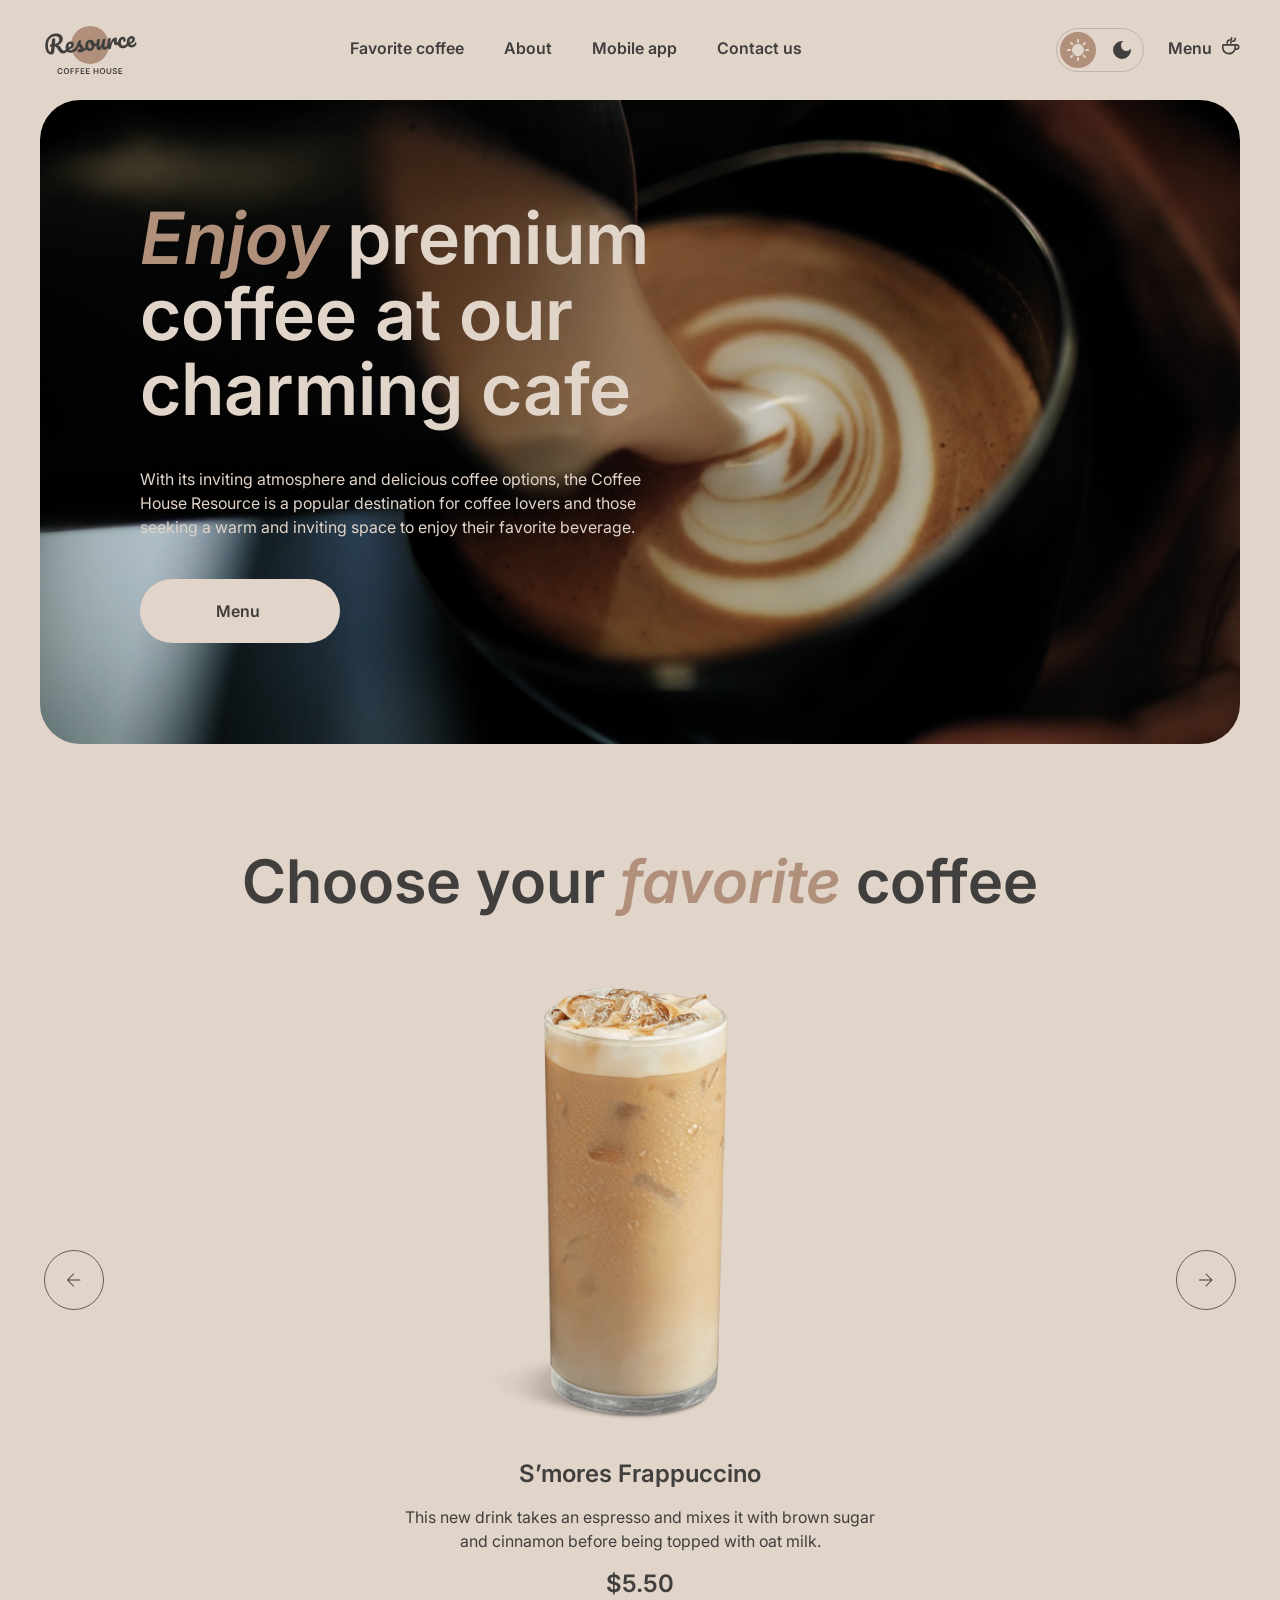
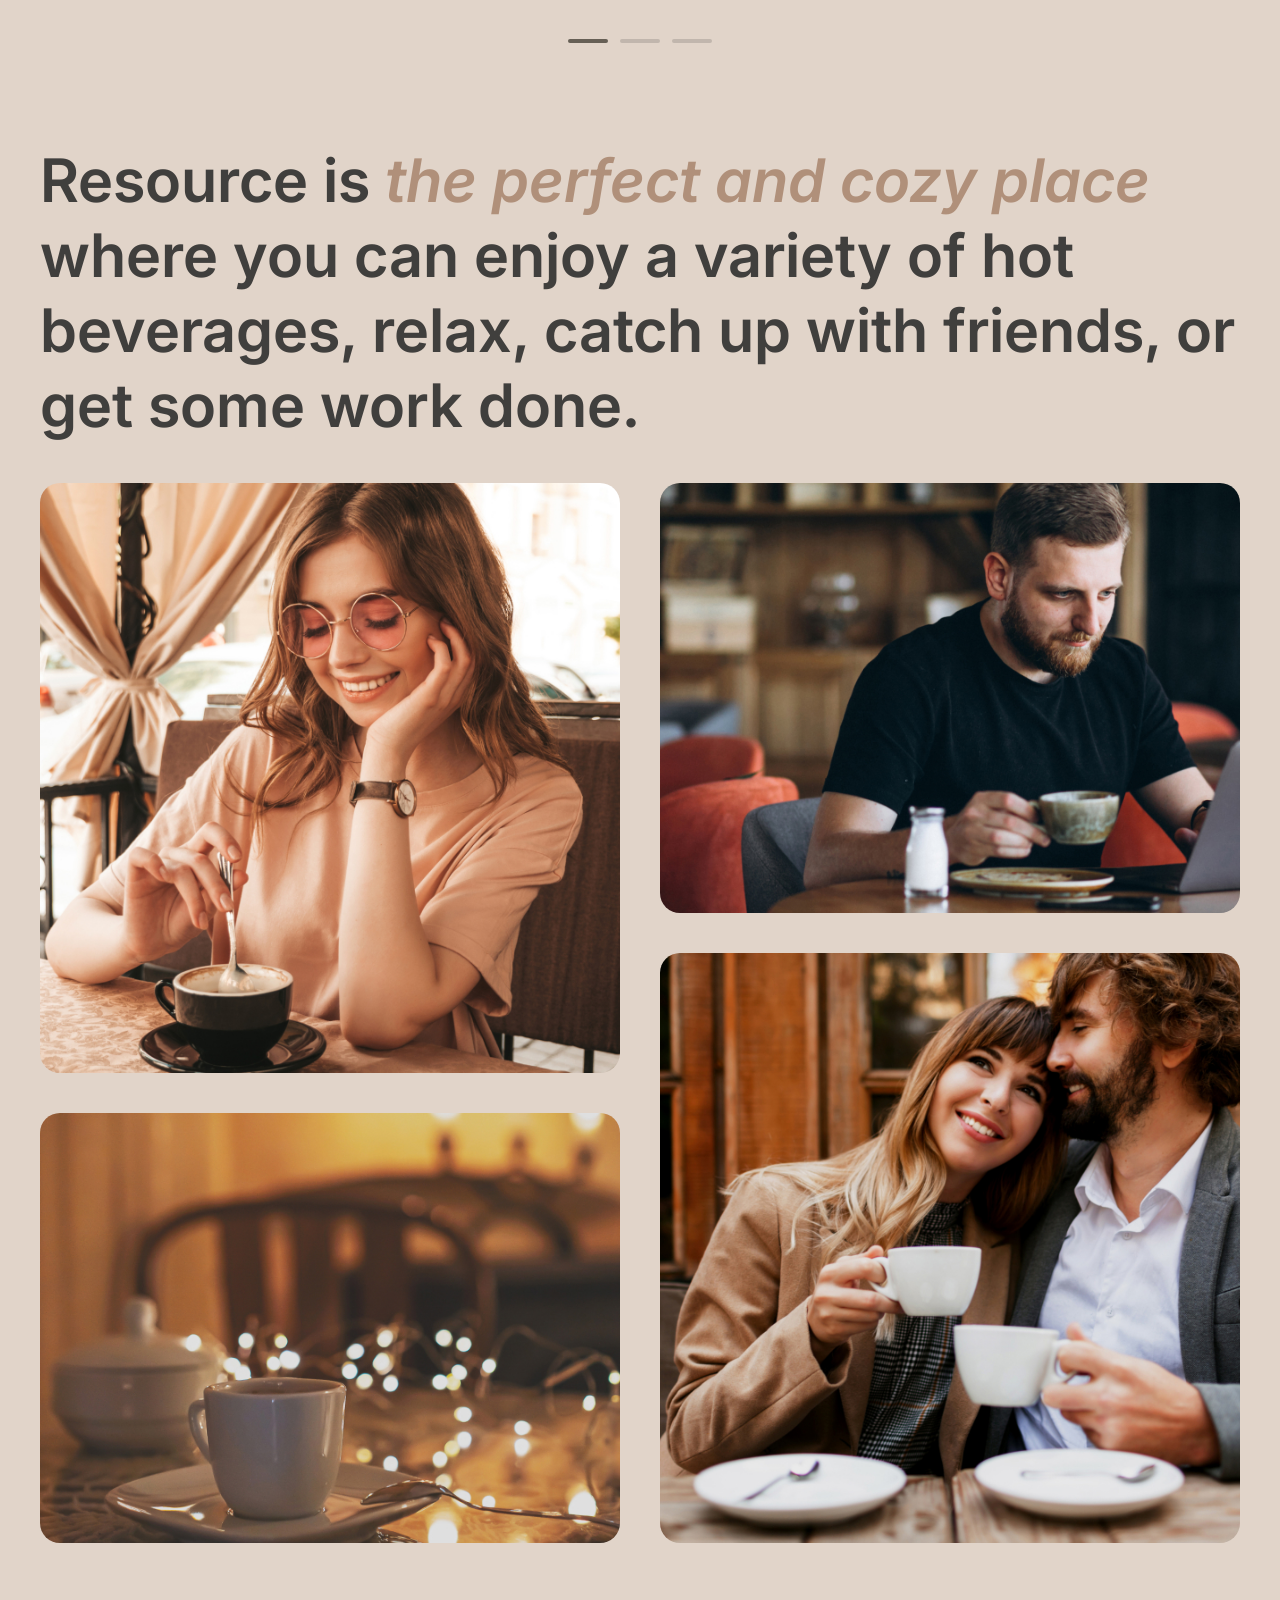
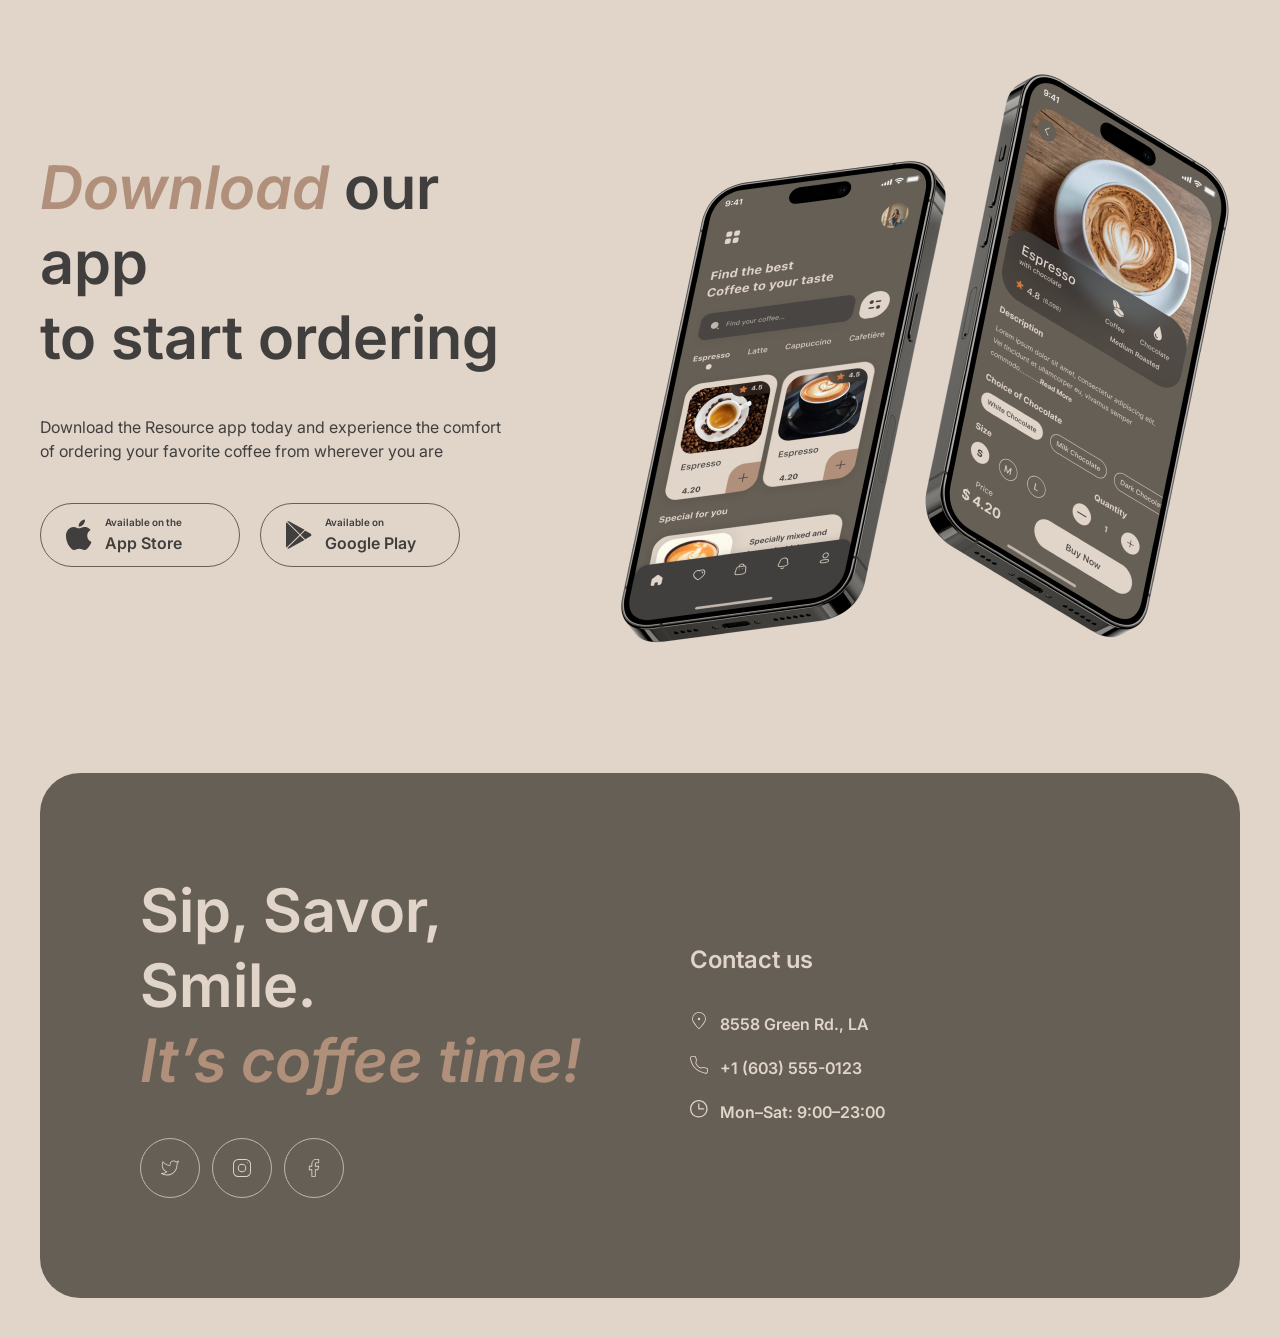
<file: index.html>
<!DOCTYPE html>
<html lang="en">
<head>
	<meta charset="UTF-8">
	<meta name="viewport" content="width=device-width, initial-scale=1.0">
	<link rel="icon" href="src/img/favicon.png">
	<link rel="stylesheet" href="src/fonts/Inter/stylesheet.css">
	<link rel="stylesheet" href="src/css/style.css">
	<link rel="stylesheet" href="src/css/media.css">
	<title>Resourse COFFE HOUSE</title>
</head>
<body>
	<header class="header">
		<div class="container">
			<div class="header-flex">
				<a href="./" class="header-logo logo">
					<img class="logo__image logo__image--light" src="src/img/logo.svg" alt="Resourse COFFE HOUSE">
					<img class="logo__image logo__image--dark" src="src/img/logo-dark.svg" alt="Resourse COFFE HOUSE">
				</a>
				<nav class="header-nav">
					<ul class="header-nav__list list-none">
						<li class="header-nav__item"><a href="#favorite" class="header-nav__link">Favorite coffee</a></li>
						<li class="header-nav__item"><a href="#about" class="header-nav__link">About</a></li>
						<li class="header-nav__item"><a href="#download" class="header-nav__link">Mobile app</a></li>
						<li class="header-nav__item"><a href="#contacts" class="header-nav__link">Contact us</a></li>
					</ul>
				</nav>
				<div class="header__actions">
					<label class="header-theme-switch theme-switch" for="theme-input">
						<input type="checkbox" id="theme-input" class="theme-switch__input">
						<span class="theme-switch__list">
							<span class="theme-switch__item theme-switch__light">
								<svg class="svg-icon theme-switch__icon theme-switch__icon--sun">
									<use xlink:href="src/img/sprite.svg#sun"></use>
								</svg>
							</span>
							<span class="theme-switch__item theme-switch__dark">
								<svg class="svg-icon theme-switch__icon theme-switch__icon--moon">
									<use xlink:href="src/img/sprite.svg#moon"></use>
								</svg>
							</span>
							<span class="theme-ball"></span>
						</span>
					</label>
					<div class="header-catalog"><a href="catalog.html" class="header-catalog__link">
						<span>Menu</span>
						<svg class="svg-icon header-catalog__icon">
							<use xlink:href="src/img/sprite.svg#cup"></use>
						</svg>
					</a></div>
					<div class="header__toggle nav-toggle">
						<div class="nav-toggle__line nav-toggle__line--one"></div>
						<div class="nav-toggle__line nav-toggle__line--two"></div>
					</div>
				</div>
			</div>
		</div>
	</header>
	<main class="main">
		<section class="section section section-hero">
			<div class="container">
				<div class="hero">
					<div class="hero__img">
						<img src="src/img/hero.jpg" alt="Resourse COFFE HOUSE">
					</div>
					<div class="hero-main">
						<div class="hero-main__offer">
							<h1 class="title h1 hero-main__title"><span class="accent">Enjoy</span> premium coffee at our charming cafe</h1>
							<p class="text hero-main__text">With its inviting atmosphere and delicious coffee options, the Coffee House Resource is a popular destination for coffee lovers and those seeking a warm and inviting space to enjoy their favorite beverage.</p>
							<a href="catalog.html" class="btn hero-main__btn hero-btn">
								<span>Menu</span>
								<svg class="svg-icon hero-btn__icon">
									<use xlink:href="src/img/sprite.svg#cup"></use>
								</svg>
							</a>
						</div>
					</div>
				</div>
			</div>
		</section>
		<section class="section section-favorite-coffee" id="favorite">
			<div class="container">
				<div class="favorite-coffee favorite-coffee">
					<h2 class="favorite-coffee__title title h2">Choose your <span class="accent ">favorite</span> coffee</h2>
					<div class="favorite-coffee__wrap">
						<div class="favorite-coffee__nav">
							<div class="favorite-coffee__nav-left">
								<button class="favorite-coffee__btn">
									<svg class="svg-icon">
										<use xlink:href="src/img/sprite.svg#arrow-left"></use>
									</svg>
								</button>
							</div>
							<div class="favorite-coffee__nav-right">
								<button class="favorite-coffee__btn">
									<svg class="svg-icon">
										<use xlink:href="src/img/sprite.svg#arrow-right"></use>
									</svg>
								</button>
							</div>
						</div>
						<div class="favorite-coffee__main">
							<div class="favorite-coffee__item">
								<div class="favorite-coffee__img"><img src="src/img/slider/coffee-slider-1.png" alt="Slider 1"></div>
								<h3 class="title h3 favorite-coffee__name">S’mores Frappuccino</h3>
								<p class="text favorite-coffee__descr">This new drink takes an espresso and mixes it with brown sugar and cinnamon before being topped with oat milk.</p>
								<h3 class="title h3 favorite-coffee__price">$5.50</h3>
							</div>
						</div>
						<ul class="favorite-coffee__dots list-none">
							<li class="favorite-coffee__dots-item active"><button class="favorite-coffee__dots-btn" type="button"></button></li>
							<li class="favorite-coffee__dots-item"><button class="favorite-coffee__dots-btn" type="button"></button></li>
							<li class="favorite-coffee__dots-item"><button class="favorite-coffee__dots-btn" type="button"></button></li>
						</ul>
					</div>
				</div>
			</div>
		</section> 
		<section class="section section-about" id="about">
			<div class="container">
				<div class="about">
					<h2 class="h2 title about__title">Resource is <span class="accent">the perfect and cozy place</span> where you can enjoy a variety of hot beverages, relax, catch up with friends, or get some work done.</h2>
					<div class="about__main">
						<div class="about__row">
							<div class="about__item">
								<div class="about__img"><img src="src/img/about/about-1.jpg" alt="img-1"></div>
							</div>
							<div class="about__item about__item--small">
								<div class="about__img about__img--small"><img src="src/img/about/about-2.jpg" alt="img-2"></div>
							</div>
						</div>
						<div class="about__row">
							<div class="about__item about__item--small">
								<div class="about__img about__img--small"><img src="src/img/about/about-3.jpg" alt="img-3"></div>
							</div>
							<div class="about__item">
								<div class="about__img"><img src="src/img/about/about-4.jpg" alt="img-3"></div>
							</div>
						</div>
					</div>
				</div>
			</div>
		</section>
		<section class="section section-download" id="download">
			<div class="container">
				<div class="download">
					<div class="download__main">
						<div class="download__offer">
							<h2 class="h2 title download__title"><span class="accent">Download</span> our app <br> to start ordering</h2>
							<p class="download__text text">Download the Resource app today and experience the comfort of ordering your favorite coffee from wherever you are</p>
							<div class="download__buttons">
								<div class="download__button">
									<a href="https://www.apple.com/app-store/" target="_blank" class="btn btn-app download__btn download__btn--apple">
										<svg class="svg-icon download__icon download__icon--apple">
											<use xlink:href="src/img/sprite.svg#apple"></use>
										</svg>
										<p class="download-btn__small">Available on the</p>
										<p class="download-btn__down">App Store</p>
									</a>
								</div>
								<div class="download__button">
									<a href="https://play.google.com" target="_blank" class="btn btn-app download__btn download__btn--google download-btn">
										<svg class="svg-icon download__icon download__icon--google">
											<use xlink:href="src/img/sprite.svg#google "></use>
										</svg>
										<p class="download-btn__small">Available on</p>
										<p class="download-btn__down">Google Play</p>
									</a>
								</div>
							</div>
						</div>
						<div class="download__img"><img src="src/img/mobile-screens.png" alt="Phone"></div>
					</div>
				</div>
			</div>
		</section>
	</main>
	<footer class="footer" id="contacts">
		<div class="container">
			<div class="footer__main">
				<div class="footer__item footer__left">
					<h2 class="h2 title footer__title">Sip, Savor, Smile. <span class="accent">It’s coffee time!</span></h2>
					<ul class="list-none footer__social footer-social">
						<li class="footer-social__item">
							<a href="https://x.com/" target="_blank" class="footer-social__link">
								<svg class="svg-icon footer-social__icon">
									<use xlink:href="src/img/sprite.svg#twitter"></use>
								</svg>
							</a>
						</li>
						<li class="footer-social__item">
							<a href="https://www.instagram.com/" target="_blank" class="footer-social__link">
								<svg class="svg-icon footer-social__icon">
									<use xlink:href="src/img/sprite.svg#instagram"></use>
								</svg>
							</a>
						</li>
						<li class="footer-social__item">
							<a href="https://www.facebook.com/" class="footer-social__link" target="_blank">
								<svg class="svg-icon footer-social__icon">
									<use xlink:href="src/img/sprite.svg#facebook"></use>
								</svg>
							</a>
						</li>
					</ul>
				</div>
				<div class="footer__item footer__right">
					<div class="footer__contact footer-contact">
						<p class="footer-contact__title title">Contact us</p>
						<ul class="list-none footer-contact__list">
							<li class="footer-contact__item">
								<a target="_blank" href="https://maps.app.goo.gl/xUj565KbS2uCdw798" class="footer-contact__link">
									<svg class="svg-icon footer-contact__icon">
										<use xlink:href="src/img/sprite.svg#local "></use>
									</svg>
									8558 Green Rd.,  LA
								</a>
							</li>
							<li class="footer-contact__item">
								<a href="tel:+16035550123" class="footer-contact__link">
									<svg class="svg-icon footer-contact__icon">
										<use xlink:href="src/img/sprite.svg#phone"></use>
									</svg>
									+1 (603) 555-0123
								</a>
							</li>
							<li class="footer-contact__item">
								<div class="footer-contact__link">
									<svg class="svg-icon footer-contact__icon">
										<use xlink:href="src/img/sprite.svg#clock"></use>
									</svg>
									Mon–Sat: 9:00–23:00
								</div>
							</li>
						</ul>
					</div>
				</div>
			</div>
		</div>
	</footer>
	<script src="src/js/main.js"></script>
</body>
</html>
</file>
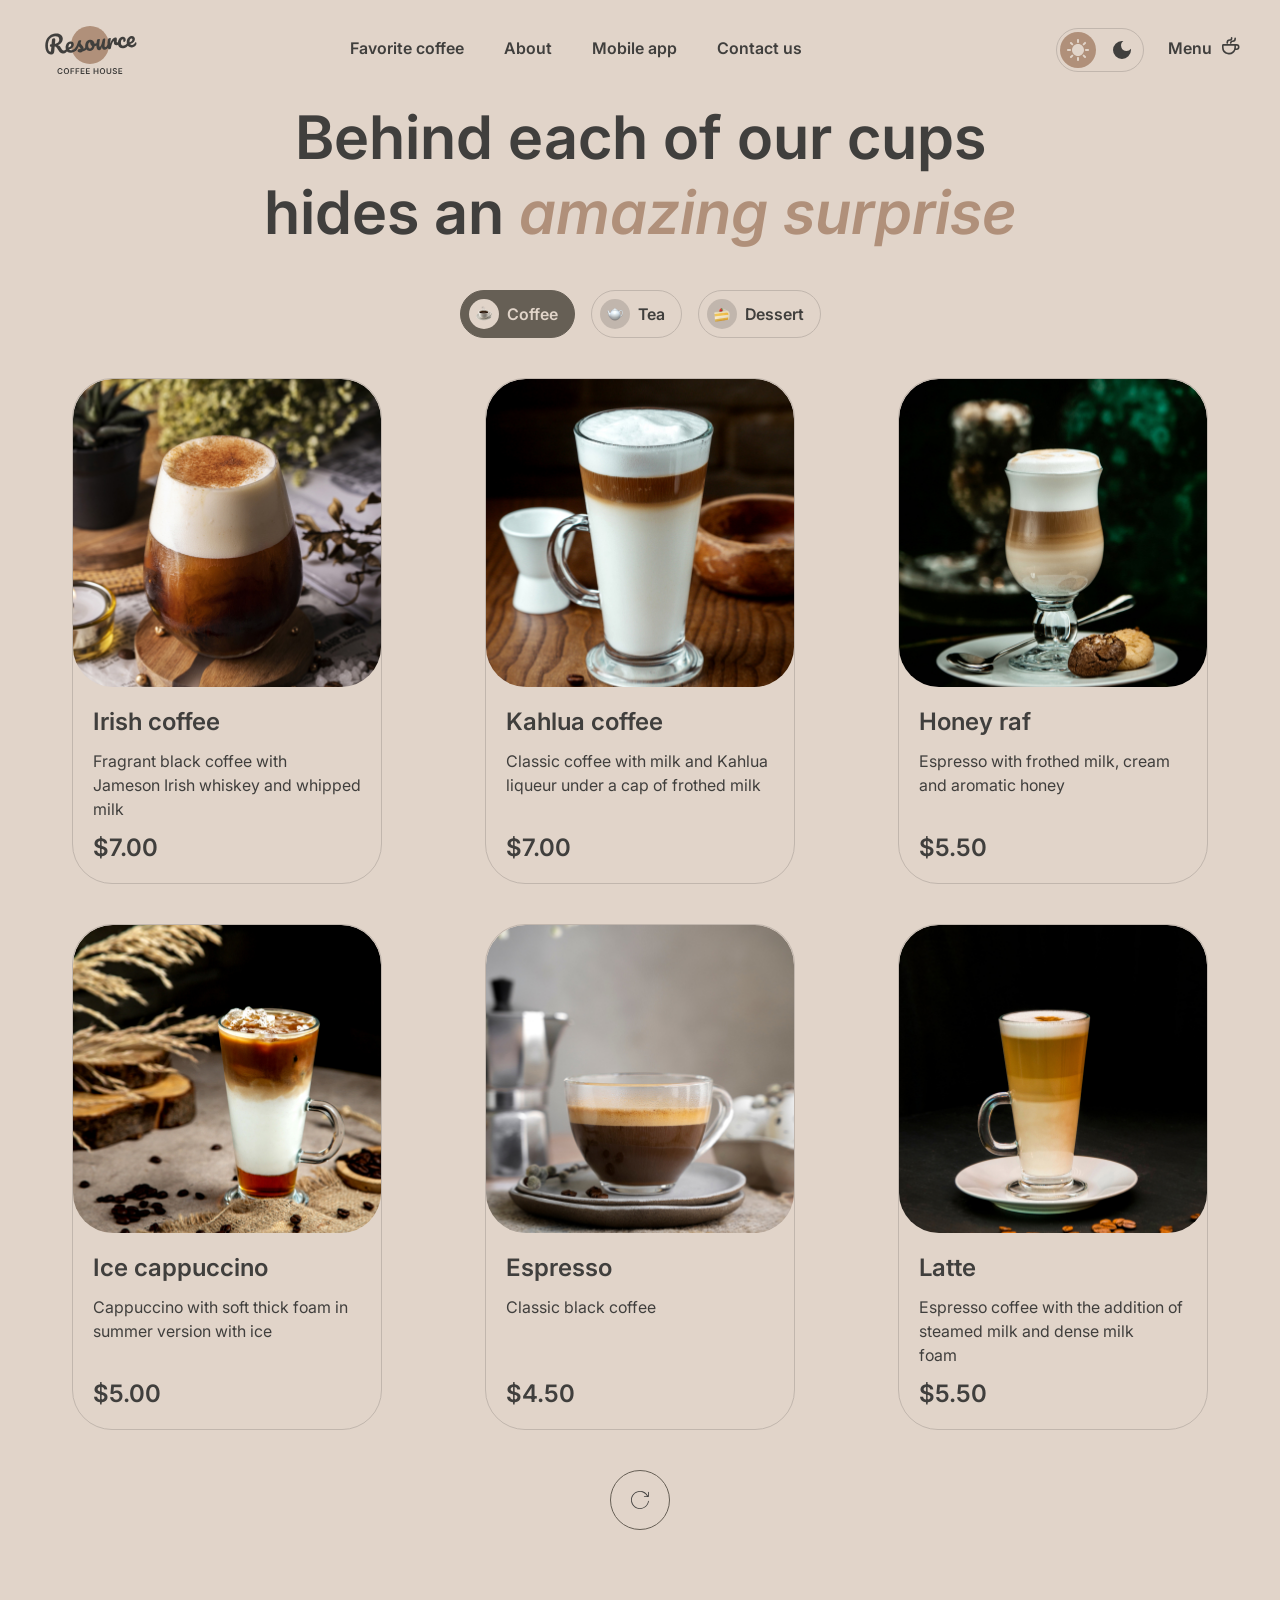
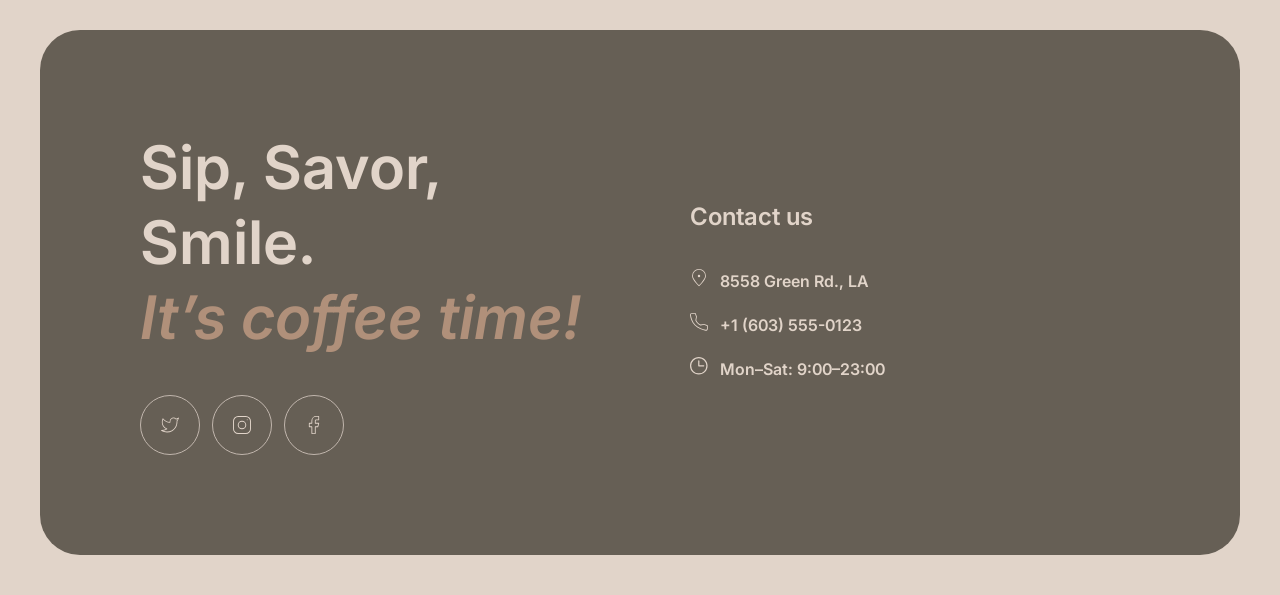
<file: catalog.html>
<!DOCTYPE html>
<html lang="en">
<head>
	<meta charset="UTF-8">
	<meta name="viewport" content="width=device-width, initial-scale=1.0">
	<link rel="icon" href="src/img/favicon.png">
	<link rel="stylesheet" href="src/fonts/Inter/stylesheet.css">
	<link rel="stylesheet" href="src/css/style.css">
	<link rel="stylesheet" href="src/css/media.css">
	<title>Catalog COFFE HOUSE</title>
</head>
<body>
	<header class="header">
		<div class="container">
			<div class="header-flex">
				<a href="./" class="header-logo logo">
					<img class="logo__image logo__image--light" src="src/img/logo.svg" alt="Resourse COFFE HOUSE">
					<img class="logo__image logo__image--dark" src="src/img/logo-dark.svg" alt="Resourse COFFE HOUSE">
				</a>
				<nav class="header-nav">
					<ul class="header-nav__list list-none">
						<li class="header-nav__item"><a href="./#favorite" class="header-nav__link">Favorite coffee</a></li>
						<li class="header-nav__item"><a href="./#about" class="header-nav__link">About</a></li>
						<li class="header-nav__item"><a href="./#download" class="header-nav__link">Mobile app</a></li>
						<li class="header-nav__item"><a href="#contacts" class="header-nav__link">Contact us</a></li>
					</ul>
				</nav>
				<div class="header__actions">
					<label class="header-theme-switch theme-switch" for="theme-input">
						<input type="checkbox" id="theme-input" class="theme-switch__input">
						<span class="theme-switch__list">
							<span class="theme-switch__item theme-switch__light">
								<svg class="svg-icon theme-switch__icon theme-switch__icon--sun">
									<use xlink:href="src/img/sprite.svg#sun"></use>
								</svg>
							</span>
							<span class="theme-switch__item theme-switch__dark">
								<svg class="svg-icon theme-switch__icon theme-switch__icon--moon">
									<use xlink:href="src/img/sprite.svg#moon"></use>
								</svg>
							</span>
							<span class="theme-ball"></span>
						</span>
					</label>
					<div class="header-catalog"><a href="catalog.html" class="header-catalog__link">
						<span>Menu</span>
						<svg class="svg-icon header-catalog__icon">
							<use xlink:href="src/img/sprite.svg#cup"></use>
						</svg>
					</a></div>
					<div class="header__toggle nav-toggle">
						<div class="nav-toggle__line nav-toggle__line--one"></div>
						<div class="nav-toggle__line nav-toggle__line--two"></div>
					</div>
				</div>
			</div>
		</div>
	</header>
	<main class="main">
		<div class="container">
			<div class="catalog-page">
				<h1 class="h1 title catalog-page__title">Behind each of our cups hides an <span class="accent">amazing&nbsp;surprise</span></h1>
				<div class="catalog-page__tabs catalog-tabs">
					<ul class="catalog-tabs__nav catalog-nav list-none">
						<li class="catalog-nav__item"><a href="#" class="catalog-nav__link active">Coffee <div class="catalog-nav__icon"><img  src="src/img/catalog/coffee.png" alt=""></div></a></li>
						<li class="catalog-nav__item"><a href="#" class="catalog-nav__link">Tea <div class="catalog-nav__icon"><img src="src/img/catalog/tee.png" alt=""></div></a></li>
						<li class="catalog-nav__item"><a href="#" class="catalog-nav__link">Dessert <div class="catalog-nav__icon"><img src="src/img/catalog/dessert.png" alt=""></div></a></li>
					</ul>
					<div class="catalog-tabs__content catalog-content">
						<div class="catalog-content__grid">
							<div class="catalog-content__item">
								<div class="catalog-content__img"><img src="src/img/catalog/coffee/coffee-1.jpg" alt="Irish coffee"></div>
								<div class="catalog-content__main">
									<div class="catalog-content__flex">
										<p class="h3 title catalog-content__name">Irish coffee</p>
										<p class="catalog-content__descr">Fragrant black coffee with <br> Jameson Irish whiskey and whipped milk</p>
										<p class="catalog-content__price">$7.00</p>
									</div>
								</div>
							</div>
							<div class="catalog-content__item">
								<div class="catalog-content__img"><img src="src/img/catalog/coffee/coffee-2.jpg" alt="Kahlua coffee"></div>
								<div class="catalog-content__main">
									<div class="catalog-content__flex">
										<p class="h3 title catalog-content__name">Kahlua coffee</p>
										<p class="catalog-content__descr">Classic coffee with milk and Kahlua liqueur under a cap of frothed milk</p>
										<p class="catalog-content__price">$7.00</p>
									</div>
								</div>
							</div>
							<div class="catalog-content__item">
								<div class="catalog-content__img"><img src="src/img/catalog/coffee/coffee-3.jpg" alt="Honey raf"></div>
								<div class="catalog-content__main">
									<div class="catalog-content__flex">
										<p class="h3 title catalog-content__name">Honey raf</p>
										<p class="catalog-content__descr">Espresso with frothed milk, cream and aromatic honey</p>
										<p class="catalog-content__price">$5.50</p>
									</div>
								</div>
							</div>
							<div class="catalog-content__item">
								<div class="catalog-content__img"><img src="src/img/catalog/coffee/coffee-4.jpg" alt="Ice cappuccino"></div>
								<div class="catalog-content__main">
									<div class="catalog-content__flex">
										<p class="h3 title catalog-content__name">Ice cappuccino</p>
										<p class="catalog-content__descr">Cappuccino with soft thick foam in summer version with ice</p>
										<p class="catalog-content__price">$5.00</p>
									</div>
								</div>
							</div>
							<div class="catalog-content__item">
								<div class="catalog-content__img"><img src="src/img/catalog/coffee/coffee-5.jpg" alt="Espresso"></div>
								<div class="catalog-content__main">
									<div class="catalog-content__flex">
										<p class="h3 title catalog-content__name">Espresso</p>
										<p class="catalog-content__descr">Classic black coffee</p>
										<p class="catalog-content__price">$4.50</p>
									</div>
								</div>
							</div>
							<div class="catalog-content__item">
								<div class="catalog-content__img"><img src="src/img/catalog/coffee/coffee-6.jpg" alt="Latte"></div>
								<div class="catalog-content__main">
									<div class="catalog-content__flex">
										<p class="h3 title catalog-content__name">Latte</p>
										<p class="catalog-content__descr">Espresso coffee with the addition of steamed milk and dense milk <br> foam</p>
										<p class="catalog-content__price">$5.50</p>
									</div>
								</div>
							</div>
							<div class="catalog-content__item">
								<div class="catalog-content__img"><img src="src/img/catalog/coffee/coffee-7.jpg" alt="Latte macchiato"></div>
								<div class="catalog-content__main">
									<div class="catalog-content__flex">
										<p class="h3 title catalog-content__name">Latte macchiato</p>
										<p class="catalog-content__descr">Espresso with frothed milk and chocolate</p>
										<p class="catalog-content__price">$5.50</p>
									</div>
								</div>
							</div> 
							<div class="catalog-content__item">
								<div class="catalog-content__img"><img src="src/img/catalog/coffee/coffee-8.jpg" alt="Coffee with cognac"></div>
								<div class="catalog-content__main">
									<div class="catalog-content__flex">
										<p class="h3 title catalog-content__name">Coffee with cognac</p>
										<p class="catalog-content__descr">Fragrant black coffee with cognac and whipped cream</p>
										<p class="catalog-content__price">$6.50</p>
									</div>
								</div>
							</div>
						</div>
					</div>
					<div class="catalog-content__refresh catalog-refresh">
						<div class="catalog-refresh__icon">
							<svg class="svg-icon">
								<use xlink:href="src/img/sprite.svg#refresh"></use>
							</svg>
						</div>
					</div>
				</div>
			</div>
		</div>
	</main>
	<footer class="footer" id="contacts">
		<div class="container">
			<div class="footer__main">
				<div class="footer__item footer__left">
					<h2 class="h2 title footer__title">Sip, Savor, Smile. <span class="accent">It’s coffee time!</span></h2>
					<ul class="list-none footer__social footer-social">
						<li class="footer-social__item">
							<a href="https://x.com/" target="_blank" class="footer-social__link">
								<svg class="svg-icon footer-social__icon">
									<use xlink:href="src/img/sprite.svg#twitter"></use>
								</svg>
							</a>
						</li>
						<li class="footer-social__item">
							<a href="https://www.instagram.com/" target="_blank" class="footer-social__link">
								<svg class="svg-icon footer-social__icon">
									<use xlink:href="src/img/sprite.svg#instagram"></use>
								</svg>
							</a>
						</li>
						<li class="footer-social__item">
							<a href="https://www.facebook.com/" target="_blank" class="footer-social__link">
								<svg class="svg-icon footer-social__icon">
									<use xlink:href="src/img/sprite.svg#facebook"></use>
								</svg>
							</a>
						</li>
					</ul>
				</div>
				<div class="footer__item footer__right">
					<div class="footer__contact footer-contact">
						<p class="footer-contact__title title">Contact us</p>
						<ul class="list-none footer-contact__list">
							<li class="footer-contact__item">
								<a target="_blank" href="https://maps.app.goo.gl/xUj565KbS2uCdw798" class="footer-contact__link">
									<svg class="svg-icon footer-contact__icon">
										<use xlink:href="src/img/sprite.svg#local "></use>
									</svg>
									8558 Green Rd.,  LA
								</a>
							</li>
							<li class="footer-contact__item">
								<a href="tel:+16035550123" class="footer-contact__link">
									<svg class="svg-icon footer-contact__icon">
										<use xlink:href="src/img/sprite.svg#phone"></use>
									</svg>
									+1 (603) 555-0123
								</a>
							</li>
							<li class="footer-contact__item">
								<div class="footer-contact__link">
									<svg class="svg-icon footer-contact__icon">
										<use xlink:href="src/img/sprite.svg#clock"></use>
									</svg>
									Mon–Sat: 9:00–23:00
								</div>
							</li>
						</ul>
					</div>
				</div>
			</div>
		</div>
	</footer>
	<script src="src/js/main.js"></script>
</body>
</html>
</file>
<file: src/fonts/Inter/stylesheet.css>
@font-face {
    font-family: 'Inter';
    src: url('Inter18pt-Italic.eot');
    src: url('Inter18pt-Italic.eot?#iefix') format('embedded-opentype'),
        url('Inter18pt-Italic.woff2') format('woff2'),
        url('Inter18pt-Italic.woff') format('woff'),
        url('Inter18pt-Italic.ttf') format('truetype'),
        url('Inter18pt-Italic.svg#Inter18pt-Italic') format('svg');
    font-weight: normal;
    font-style: italic;
    font-display: swap;
}

@font-face {
    font-family: 'Inter';
    src: url('Inter18pt-Regular.eot');
    src: url('Inter18pt-Regular.eot?#iefix') format('embedded-opentype'),
        url('Inter18pt-Regular.woff2') format('woff2'),
        url('Inter18pt-Regular.woff') format('woff'),
        url('Inter18pt-Regular.ttf') format('truetype'),
        url('Inter18pt-Regular.svg#Inter18pt-Regular') format('svg');
    font-weight: normal;
    font-style: normal;
    font-display: swap;
}

@font-face {
    font-family: 'Inter';
    src: url('Inter18pt-SemiBold.eot');
    src: url('Inter18pt-SemiBold.eot?#iefix') format('embedded-opentype'),
        url('Inter18pt-SemiBold.woff2') format('woff2'),
        url('Inter18pt-SemiBold.woff') format('woff'),
        url('Inter18pt-SemiBold.ttf') format('truetype'),
        url('Inter18pt-SemiBold.svg#Inter18pt-SemiBold') format('svg');
    font-weight: 600;
    font-style: normal;
    font-display: swap;
}

@font-face {
    font-family: 'Inter';
    src: url('Inter18pt-SemiBoldItalic.eot');
    src: url('Inter18pt-SemiBoldItalic.eot?#iefix') format('embedded-opentype'),
        url('Inter18pt-SemiBoldItalic.woff2') format('woff2'),
        url('Inter18pt-SemiBoldItalic.woff') format('woff'),
        url('Inter18pt-SemiBoldItalic.ttf') format('truetype'),
        url('Inter18pt-SemiBoldItalic.svg#Inter18pt-SemiBoldItalic') format('svg');
    font-weight: 600;
    font-style: italic;
    font-display: swap;
}
</file>
<file: src/css/style.css>
:root {
  --text-primary: #403F3D;
  --text-inverse: #E1D4C9;
  --text-accent: #B0907A;
	--bg-page: #E1D4C9;
	--bg-container: #665F55;
	--bg-overlay: rgba(64, 63, 61, 0.8);
	--border-primary: #C1B6AD;
	--border-inverse: #665F55;
}
:has(.theme-switch__input:checked){
	--text-primary: #E1D4C9;
  --text-inverse: #E1D4C9;
  --text-accent: #B0907A;
	--bg-page: #292826;
	--bg-container: #403F3D;
	--bg-overlay: rgba(41, 40, 38, 0.8);
	--border-primary: #665F55;
	--border-inverse: #C1B6AD;
}
html {
  scroll-behavior: smooth;
	font-size: 16px;
}
*,
*::before,
*::after {
  box-sizing: border-box;
}
body,
h1,
h2,
h3,
h4,
p,
ul,
ol {
  margin: 0;
}
body {
	font-family: "Inter", sans-serif;
	color: var(--text-primary);
	line-height: 150%;
	background-color: var(--bg-page);
}
input, button, textarea, select {
  font-family: inherit;
}
a {
	font-weight: 600;
	line-height: 150%;
	color: inherit;
	text-decoration: none;
	transition: 0.3s;
}
a:hover {
	color: var(--text-primary);
}
img {
	display: block;
	width: 100%;
}
.section {
	padding: 50px 0;
}
.title {
	margin-bottom: 40px;
	font-weight: 600;
}
.h1 {
	font-size: 4.5rem;
	line-height: 105%;
}
.h2 {
	font-size: 3.75rem;
	line-height: 125%;
}
.h3 {
	font-size: 1.5rem;
	line-height: 125%;
}
.accent {
	font-style: italic;
	color: var(--text-accent);
}
.list-none {
  padding-left: 0;
  list-style: none;
}
.container {
	width: 100%;
	max-width: 1440px;
	padding: 0 40px;
	margin: 0 auto;
}
.svg-icon {
	width: 18px;
	height: 18px;
	fill: var(--text-primary);
	transition: .3s;
}
.btn {
	display: block;
	padding: 20px;
	background-color: var(--bg-page);
	color: var(--text-primary);
	text-align: center;
	border-radius: 100px;
}
.btn-app {
	padding: 11px 20px;
	background: none;
	border: 1px solid var(--border-inverse);
}
/* header */
.header {
	padding: 20px 0;
}
.header-flex {
	display: flex;
	justify-content: space-between;
	align-items: center;
}
.logo__image--dark {
  display: none;
}
:has(.theme-switch__input:checked) .logo__image--light {
  display: none;
}
:has(.theme-switch__input:checked) .logo__image--dark {
  display: block;
}
.header-nav__list {
	display: flex;
}
.header-nav__item {
	padding: 0 20px;
}
.header-nav__link {
	display: block;
	position: relative;
	padding-bottom: 4px;
}
.header-nav__link::before {
	content: '';
	position: absolute;
	bottom: 0;
	left: 0;
	width: 0;
	height: 2px;
	transition: 0.3s;
	background-color: var(--text-primary)
}
.header-nav__link:hover::before {
	width: 100%;
}
.header__actions {
	display: flex;
	align-items: center;
	margin-left: 44px;
}
.header__toggle {
	display: none;
	margin-left: 14px;
}
.nav-toggle {
	width: 44px;
	height: 44px;
	padding: 10px;
	flex-direction: column;
	justify-content: center;
	align-items: center;
	border: 1px solid var(--border-inverse);
	border-radius: 50%;
	cursor: pointer;
}
.nav-toggle__line {
	width: 16px;
	height: 1.5px;
	background-color: var(--border-inverse);
	border-radius: 40px;
	transition: 0.3s;
}
.nav-toggle__line--one {
	margin-bottom: 6px;
}
.theme-switch {
	cursor: pointer;
	margin-right: 24px;
}
.theme-switch__input {
  position: absolute;
  width: 1px;
  height: 1px;
  padding: 0;
  margin: -1px;
  overflow: hidden;
  clip: rect(0, 0, 0, 0);
  border: 0;
}
.theme-switch__list {
	display: flex;
	justify-content: space-between;
	align-items: center;
	padding: 3px;
	border: 1px solid var(--border-primary);
	border-radius: 100px;
}
.theme-switch__item {
	display: flex;
  justify-content: center;
  align-items: center;
	width: 36px;
	height: 36px;
	border-radius: 50%;
	transition: .3s;
}
.theme-switch__light {
	margin-right: 8px;
	background-color: var(--text-accent);
}
.theme-switch__icon {
	transition: .3s;
}
.theme-switch__icon--sun {
	width: 22px;
	height: 22px;
	fill: var(--text-inverse);
}
.theme-switch__icon--moon {
	height: 20px;
}
.theme-switch__dark:hover {
	background-color: var(--bg-container);
}
.theme-switch__dark:hover .theme-switch__icon {
	fill: var(--text-inverse)
}
:has(.theme-switch__input:checked) .theme-switch__light {
  background-color: transparent;
}
:has(.theme-switch__input:checked) .theme-switch__light:hover {
	background-color: var(--bg-container);
}
:has(.theme-switch__input:checked) .theme-switch__dark {
  background-color: var(--text-accent);
}
.header-catalog__link {
	display: block;
  position: relative;
  padding-bottom: 4px;
	padding-right: 28px;
}
.header-catalog__link:after {
	width: 0;
	content: '';
  position: absolute;
  bottom: 0;
  left: 0;
  height: 2px;
  transition: 0.3s;
  background-color: var(--text-primary);
}
.header-catalog__link:hover::after {
	width: 100%;
}
.header-catalog__icon {
	position: absolute;
	right: 0;
	top: calc(50% - 4px);
	transform: translateY(-50%);
}
/* end header */
/* hero */
.section-hero {
	padding-top: 0;
}
.hero {
	position: relative;
	color: var(--text-inverse); 
}
.hero__img {
	height: 644px;
	border-radius: 40px;
	overflow: hidden;
}
.hero__img img {
	height: 100%;
	object-fit: cover;
}
.hero-main {
	padding: 100px;
	position: absolute;
	top: 0;
	left: 0;
}
.hero-main__offer {
	width: 100%;
	max-width: 530px;
}
.hero-main__btn {
	margin-top: 40px;
	max-width: 200px;
	position: relative;
}
.hero-btn__icon {
	vertical-align: text-top;
	width: 0;
	opacity: 0;
}
.hero-main__btn:hover .hero-btn__icon {
	width: 18px;
	opacity: 1;
	margin-left: 5px;
}
/* end hero */
/* favorite-coffee */
.favorite-coffee {
	position: relative;
}
.favorite-coffee__title {
	text-align: center;
}
.favorite-coffee__wrap {
	position: relative;
}
.favorite-coffee__item {
	width: 100%;
	max-width: 480px;
	margin: 0 auto;
	text-align: center;
}
.favorite-coffee__img {
	margin-bottom: 20px;
}
.favorite-coffee__name {
	margin-bottom: 16px;
}
.favorite-coffee__descr {
	margin-bottom: 16px;
	padding: 0 5px;
}
.favorite-coffee__nav-left, .favorite-coffee__nav-right {
	position: absolute;
	top: calc(50% - 21px);
	left: 4px;
	transform: translateY(-50%);
	line-height: 0;
	font-size: 0;
}
.favorite-coffee__nav-right {
	left: auto;
	right: 4px;
}
.favorite-coffee__btn {
	background: none;
	border: 1px solid var(--border-inverse);
	border-radius: 50%;
	width: 60px;
	height: 60px;
	padding: 0;
	position: relative;
	cursor: pointer;
	transition: .3s;
}
.favorite-coffee__btn:hover {
	background-color: var(--bg-container);
}
.favorite-coffee__btn .svg-icon {
	position: absolute;
	top: 50%;
	left: 50%;
	transform: translate(-50%, -50%);
	width: 14px;
	height: 14px;
}
.favorite-coffee__btn:hover .svg-icon {
	fill: var(--text-inverse);
}
.favorite-coffee__dots {
	display: flex;
	justify-content: center;
}
.favorite-coffee__dots-item {
	padding: 0 6px;
	line-height: 0;
  font-size: 0;
}
.favorite-coffee__dots-btn {
	width: 40px;
	height: 4px;
	border: none;
	border-radius: 100px;
	background-color: var(--border-primary);
	transition: .3s;
	cursor: pointer;
}
.favorite-coffee__dots-item.active .favorite-coffee__dots-btn {
	background-color: var(--border-inverse);
}
/* end favorite-coffee */ 
/* about */
.about__main {
	display: grid; 
	grid-template-columns: 1fr 1fr;
	grid-column-gap: 40px;
  grid-row-gap: 40px;
}
.about__row {
	display: grid;
	grid-template-columns: 1fr;
	grid-column-gap: 40px;
	grid-row-gap: 40px;
}
.about__img {
	border-radius: 20px;
	overflow: hidden;
	height: 590px;
}
.about__img img {
	height: 100%;
	object-position: center;
  object-fit: cover;
	transform: scale(1.1);
	transition: .3s;
}
.about__img:hover img {
	transform: scale(1);
}
.about__img--small {
	max-height: 430px;
}
/* end about */
/* download */
.download__main {
	display: flex;
	align-items: center;
}
.download__offer {
	padding-right: 100px;
}
.download__img {
	width: 100%;
	max-width: 630px;
}
.download__buttons {
	margin-top: 40px;
	display: flex;
}
.download__button {
	width: 100%;
	max-width: 200px;
}
.download__button:first-child {
	margin-right: 20px;
}
.download__btn {
	text-align: left;
	position: relative;
	padding-left: 64px;
}
.download__btn:hover {
	background-color: var(--bg-container);
	color: var(--text-inverse);
}
.download-btn__small {
	 font-size: 0.625rem;
	 line-height: 140%;
	 margin-bottom: 2px;
}
.download__icon {
  width: 36px;
  height: 36px;
  padding: 2px 5px;
	position: absolute;
	left: 20px;
	top: 50%;
	transform: translateY(-50%);
}
.download__btn:hover .download__icon {
	fill: var(--text-inverse);
}
/* end download */
/* footer */
.footer {
	padding: 50px 0 40px;
}
.footer__main {
	padding: 100px;
	background-color: var(--bg-container);
	border-radius: 40px;
	color: var(--text-inverse);
	display: flex;
	align-items: center;
}
.footer .svg-icon {
	fill: var(--text-inverse);
}
.footer__item {
	width: 100%;
	max-width: 530px;
}
.footer__left {
	margin-right: 100px;
}
.footer__title span {
	display: block;
}
.footer-social {
	display: flex;
}
.footer-social__item {
	margin-right: 12px;
}
.footer-social__item:last-child {
	margin-right: 0;
}
.footer-social__link {
	width: 60px;
	height: 60px;
	display: flex;
  align-items: center;
  justify-content: center;
	border: 1px solid var(--border-primary);
	padding: 18px;
	border-radius: 50%;
}
.footer-social__link:hover {
	border-color: var(--border-inverse);
	background-color: var(--bg-page);
}
.footer-social__link:hover .svg-icon {
	fill: var(--text-primary);
}
.footer-contact__title {
	font-size: 1.5rem;
}
.footer-contact__link {
	display: inline-block;
	position: relative;
	font-weight: 600;
}
.footer-contact__link::after {
	content: '';
	width: 0;
	height: 2px;
	background-color: var(--text-inverse);
	position: absolute;
	bottom: 0;
	left: 0;
	transition: .3s;
}
.footer-contact__link:hover::after {
	width: 100%;
}
.footer-contact__link:hover {
	color: var(--text-inverse);
}
.footer-contact__item {
	margin-bottom: 20px;
}
.footer-contact__item:last-child {
	margin-bottom: 0;
}
.footer-contact__icon {
	margin-right: 8px;
}
/* end footer */
/* catalog page */
.catalog-page {
	padding-bottom: 50px;
}
.catalog-page__title {
	width: 100%;
	max-width: 800px;
	margin: 0 auto 40px;
	font-size: 3.75rem;
	line-height: 125%;
	text-align: center;
}
.catalog-nav {
	display: flex;
	justify-content: center;
	margin: 0 -8px 40px;
}
.catalog-nav__item {
	padding: 0 8px;
}
.catalog-nav__link {
	display: block;
	position: relative;
	padding: 11px 16px 11px 46px;
	border: 1px solid var(--border-primary);
	border-radius: 100px;
	transition: .3s;
}
.catalog-nav__link.active, .catalog-nav__link:hover {
	border-color: var(--bg-container);
	background-color: var(--bg-container);
	color: var(--text-inverse);
}
.catalog-nav__link.active .catalog-nav__icon,
.catalog-nav__link:hover .catalog-nav__icon {
	background-color: var(--bg-page);
}
.catalog-nav__icon {
	position: absolute;
	top: 50%;
	left: 8px;
	transform: translateY(-50%);
	width: 30px;
  height: 30px;
  display: flex;
  align-items: center;
  justify-content: center;
	border-radius: 50%;
	background-color: var(--border-primary);
	transition: .3s;
}
.catalog-nav__icon img {
	width: 16px;
}
.catalog-content__grid {
	display: grid;
	place-items: center;
	grid-template-columns: 1fr 1fr 1fr 1fr;
	grid-gap: 40px;
	max-height: 1052px;
	overflow: hidden;
}
.catalog-content__item {
	width: 100%;
	max-width: 310px;
	display: flex;
	flex-direction: column;
	border: 1px solid var(--border-primary);
	border-radius: 40px;
	overflow: hidden;
	cursor: pointer;
}
.catalog-content__img {
	border-radius: 40px;
	overflow: hidden;
}
.catalog-content__img img {
	height: 100%;
  object-position: center;
  object-fit: cover;
	transform: scale(1.1);
  transition: .3s;
}
.catalog-content__main {
	flex: 1;
	padding: 20px;
}
.catalog-content__flex {
	display: flex;
	flex-direction: column;
	height: 100%;
}
.catalog-content__name {
	margin-bottom: 12px;
}
.catalog-content__descr {
	height: 72px;
	margin-bottom: 12px;
	overflow: hidden;
}
.catalog-content__price {
	margin-top: auto;
	font-weight: 600;
	font-size: 1.5rem;
	line-height: 125%;
}
.catalog-content__refresh {
	display: none;
	margin-top: 40px;
}
.catalog-refresh__icon {
	width: 60px;
	height: 60px;
	border-radius: 50%;
	border: 1px solid var(--border-inverse);
	display: flex;
	justify-content: center;
	align-items: center;
	cursor: pointer;
	margin: 0 auto;
}
/* end catalog page */
</file>
<file: src/css/media.css>
@media only screen and (max-width: 1280px) {
	.catalog-content__grid {
		grid-template-columns: 1fr 1fr 1fr;
	}
	.catalog-content__refresh {
		display: block;
	}
}
@media only screen and (max-width: 1030px) {
	.catalog-content__grid {
		grid-template-columns: 1fr 1fr;
	}
}
@media only screen and (max-width: 992px) {
	.header__actions {
		margin-left: 0;
	}
	.header-nav__item {
		padding: 0 10px;
	}
	.theme-switch {
		margin-right: 10px;
	}
	.hero-main {
		padding-left: 60px;
	}
	.download__main {
		flex-wrap: wrap;
	}
	.download__offer {
		padding-right: 0;
		margin-bottom: 100px;
	}
	.download__img {
		margin: 0 auto;
	}
		.footer__main {
		padding: 100px 60px;
		flex-wrap: wrap;
	}
	.footer__left {
		margin-right: 0;
		margin-bottom: 100px;
	}
	.catalog-content__grid {
		grid-template-columns: 1fr 1fr;
	}
}
@media only screen and (max-width: 768px) {
	.header-nav {
		display: none;
	}
	.header-catalog {
		display: none;
	}
	.header__toggle {
		display: flex;
	}
	.theme-switch__item {
		width: 44px;
		height: 44px;
	}
	.about__main {
		grid-template-columns: 1fr;
	}
	.about__item--small {
		display: none;
	}
	.download__main {
		flex-wrap: wrap;
	}
	.download__offer {
		padding-right: 0;
	}
}
@media only screen and (max-width: 745px) {
	.hero-main{ 
		padding: 60px 16px;
	}
	.hero__img {
		height: 552px;
	}
}
@media only screen and (max-width: 700px) {
	.catalog-content__grid {
		grid-template-columns: 1fr;
	}
}
@media only screen and (max-width: 640px) {
	.h1 {
		font-size: 2.625rem;
		line-height: 115%;
	}
	.h2 {
		font-size: 2rem;
		line-height: 125%;
	}
	.footer__main {
		padding: 60px 16px;
	}
}
@media only screen and (max-width: 480px) {
	.container {
		padding: 0 16px;
	}
	.download__buttons {
		flex-wrap: wrap;
	}
	.download__button:first-child {
		margin-right: 0;
		margin-bottom: 20px;
	}
}
</file>
